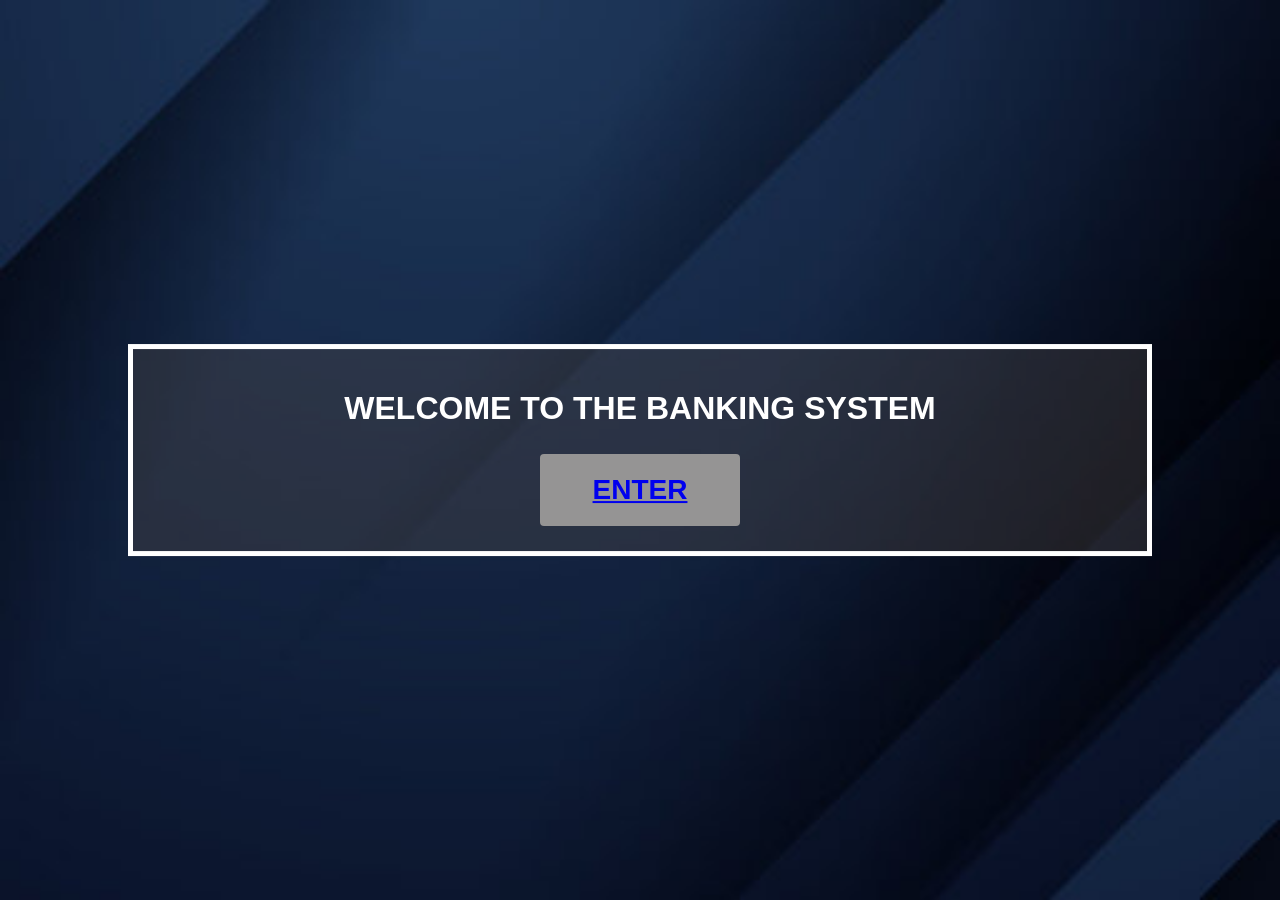
<file: index.html>
<!DOCTYPE html>
<html>

<head>
    <title>Banking Simulator</title>
    <meta name="viewport" content="width=device-width, initial-scale=1">
    <link rel="stylesheet" href="index.css">
</head>
<body>
        <div class="bg-image"></div>
        <div class="bg-text">
        <h1 class="WelcomeToBank">WELCOME TO THE BANKING SYSTEM</h1>
        <a href="login-signup.html"><button>ENTER</a>        
        </div>
</body>

</html>
</file>
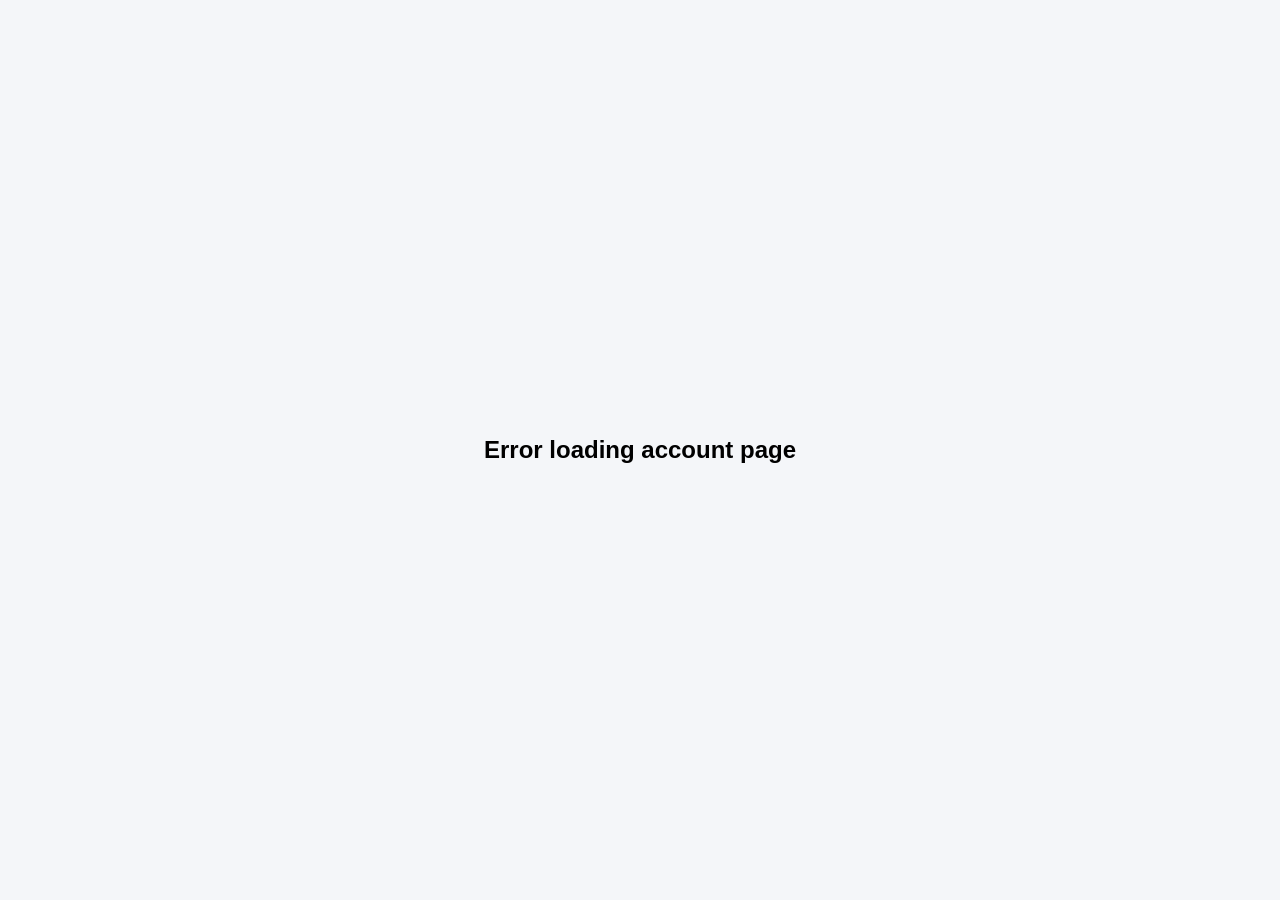
<file: account.html>
<!DOCTYPE html>
<html lang="en">
<head>
    <meta charset="UTF-8">
    <title>My Account</title>
    <link rel="stylesheet" href="account.css">
</head>

<body>

<div class="center-box">

    <h1>My Account</h1>

    <p><strong>Name:</strong> <span id="name">Loading...</span></p>
    <p><strong>Email:</strong> <span id="email">Loading...</span></p>
    <p><strong>User ID:</strong> <span id="userid">Loading...</span></p>
    <p><strong>Balance:</strong> <span id="balance">$0</span></p>

    <button onclick="location.href='portal.html'">Back</button>

</div>

<script src="https://cdn.auth0.com/js/auth0-spa-js/2.18/auth0-spa-js.production.js"></script>

<script>
(async () => {

    try {

        const client = await auth0.createAuth0Client({
            domain: "bankingsimulator.ca.auth0.com",
            clientId: "aPg9tnBgnEsj6wQhJeftU2F859Gyz90w"
        });

        // 🔥 restore session properly
        await client.getTokenSilently().catch(() => {});

        const loggedIn = await client.isAuthenticated();

        // if not logged in → send to portal (your home page)
        if (!loggedIn) {
            window.location.href = "portal.html";
            return;
        }

        const user = await client.getUser();

        document.getElementById("name").innerText = user.name || "Not Available";
        document.getElementById("email").innerText = user.email || "Not Available";
        document.getElementById("userid").innerText = user.sub;

        let balance = localStorage.getItem("balance");
        if (!balance) balance = 5000;

        document.getElementById("balance").innerText = "$" + balance;

    } catch (err) {
        console.error("Account page error:", err);
        document.body.innerHTML = "<h2>Error loading account page</h2>";
    }

})();
</script>

</body>
</html>
</file>
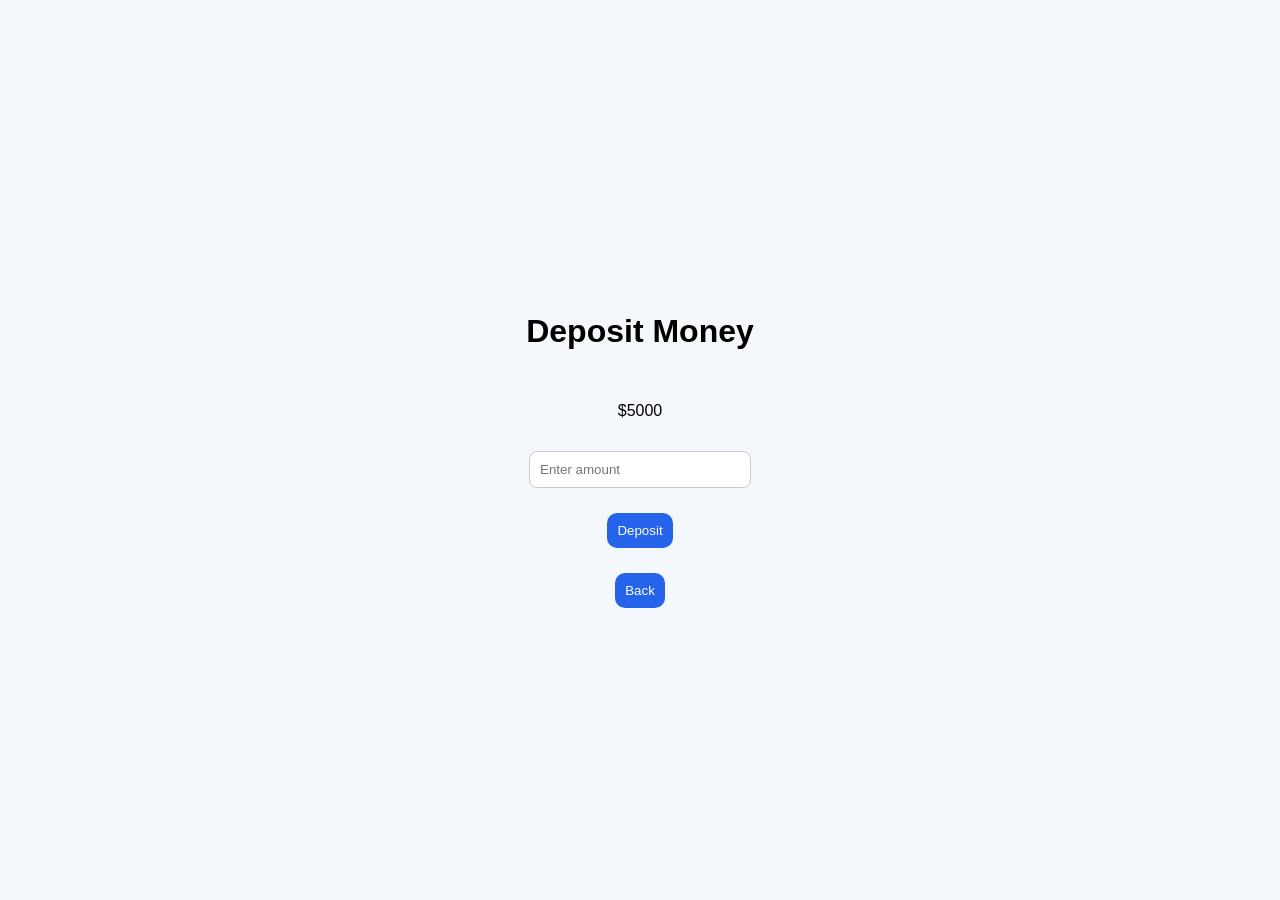
<file: deposit.html>
<!DOCTYPE html>
<html lang="en">

<head>
<meta charset="UTF-8">
<meta name="viewport" content="width=device-width, initial-scale=1.0">

<title>Deposit</title>

<link rel="stylesheet" href="portal.css">
</head>

<body>

<div class="center-box">

<h1>Deposit Money</h1>

<p id="balance">$5000</p>

<input type="number" id="amount" placeholder="Enter amount">

<button onclick="deposit()">Deposit</button>

<button onclick="location.href='portal.html'">Back</button>

</div>

<script>

let balance = localStorage.getItem("balance");

if(balance === null){
balance = 5000;
} else {
balance = Number(balance);
}

document.getElementById("balance").innerText = "$" + balance;

function deposit(){

let amount = Number(document.getElementById("amount").value);

if(amount > 0){

balance += amount;

localStorage.setItem("balance", balance);

document.getElementById("balance").innerText = "$" + balance;

document.getElementById("amount").value = "";

alert("Deposited $" + amount);

} else {

alert("Enter valid amount");

}

}

</script>

</body>
</html>
</file>
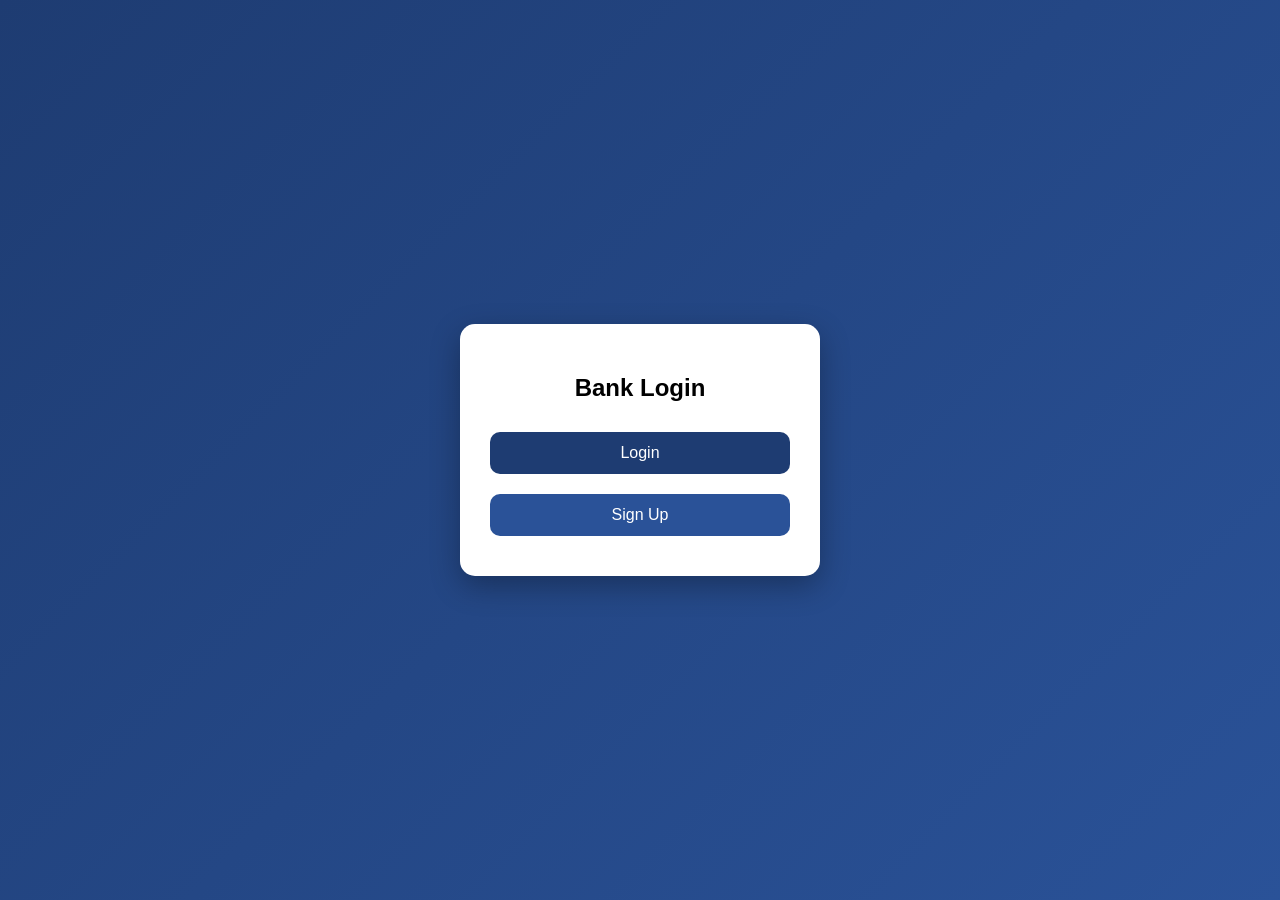
<file: login-signup.html>
<!doctype html>
<html lang="en">
<head>
  <meta charset="UTF-8" />
  <title>Login / Signup</title>
  <style>
    body {
      margin: 0;
      height: 100vh;
      display: flex;
      justify-content: center;
      align-items: center;
      font-family: Arial;
      background: linear-gradient(135deg, #1e3c72, #2a5298);
    }

    .box {
      background: white;
      padding: 30px;
      border-radius: 15px;
      width: 300px;
      text-align: center;
      box-shadow: 0 10px 30px rgba(0,0,0,0.3);
    }

    button {
      width: 100%;
      padding: 12px;
      margin: 10px 0;
      border: none;
      border-radius: 10px;
      cursor: pointer;
      font-size: 16px;
    }

    .login {
      background: #1e3c72;
      color: white;
    }

    .signup {
      background: #2a5298;
      color: white;
    }
  </style>
</head>

<body>

<div class="box">
  <h2>Bank Login</h2>
  <button class="login" onclick="login()">Login</button>
  <button class="signup" onclick="signup()">Sign Up</button>
</div>

<script src="https://cdn.auth0.com/js/auth0-spa-js/2.18/auth0-spa-js.production.js"></script>

<script>

let client;

(async () => {

  client = await auth0.createAuth0Client({
    domain: "bankingsimulator.ca.auth0.com",
    clientId: "aPg9tnBgnEsj6wQhJeftU2F859Gyz90w",
    authorizationParams: {
      redirect_uri: "https://enosh2011.github.io/PassionProject/login-signup.html"
    }
  });

  // handle callback
  if (location.search.includes("code=") && location.search.includes("state=")) {
    await client.handleRedirectCallback();

    window.history.replaceState({}, document.title, "/PassionProject/login-signup.html");

    // IMPORTANT FIX
    window.location.href = "https://enosh2011.github.io/PassionProject/portal.html";
    return;
  }

  // already logged in
  if (await client.isAuthenticated()) {
    window.location.href = "https://enosh2011.github.io/PassionProject/portal.html";
    return;
  }

})();

async function login() {
  await client.loginWithRedirect();
}

async function signup() {
  await client.loginWithRedirect({
    authorizationParams: {
      screen_hint: "signup"
    }
  });
}

</script>

</body>
</html>
</file>
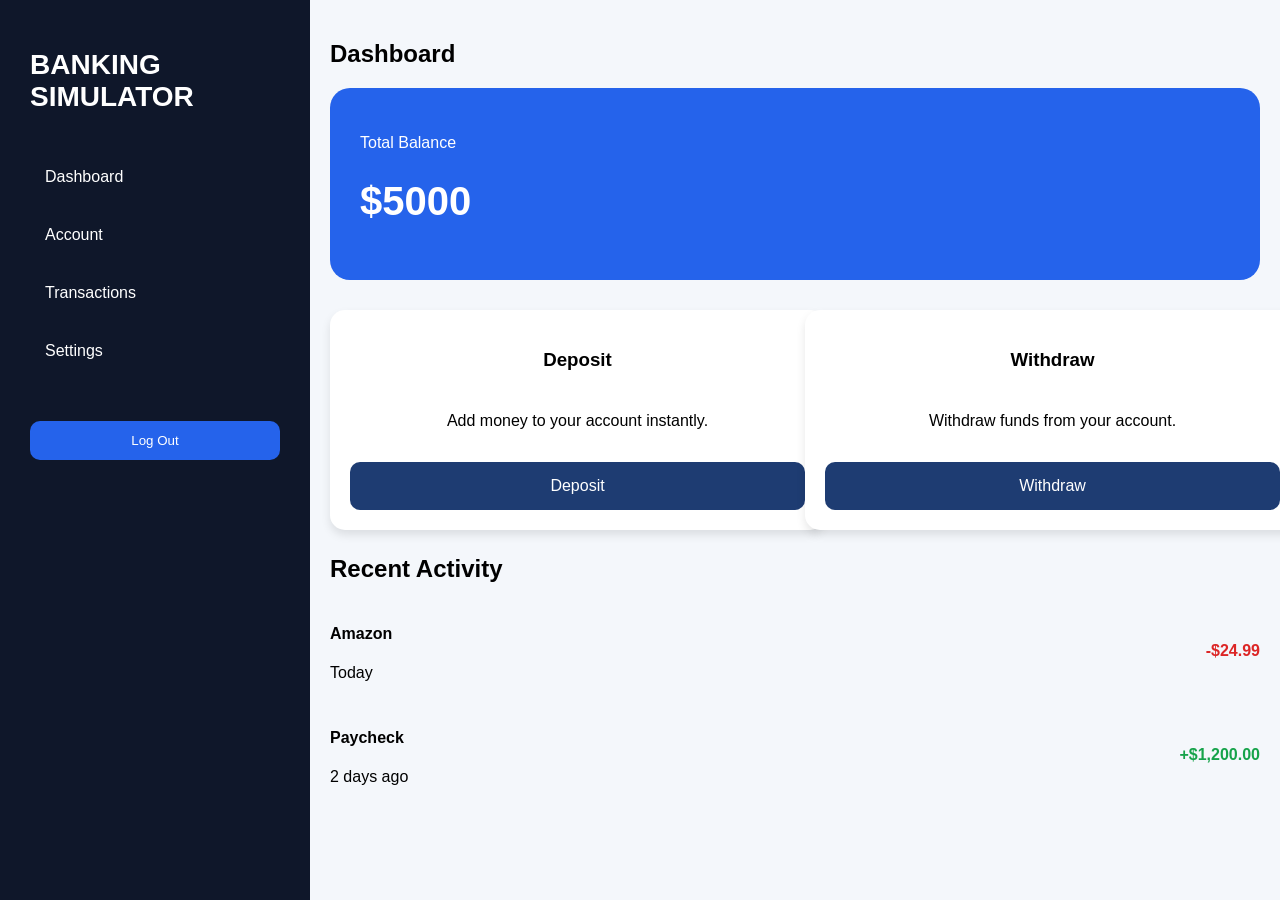
<file: portal.html>
<!DOCTYPE html>
<html lang="en">

<head>
<meta charset="UTF-8">
<meta name="viewport" content="width=device-width, initial-scale=1.0">

<title>Bank Portal</title>

<link rel="stylesheet" href="portal.css">
</head>

<body>

<div class="dashboard">

<div class="sidebar">

<h1 class="logo">BANKING SIMULATOR</h1>

<ul>
<li class="active">Dashboard</li>
<li onclick="location.href='account.html'">Account</li>
<li onclick="location.href='transactions.html'">Transactions</li>
<li onclick="location.href='settings.html'">Settings</li>
</ul>

<button class="logout-btn" onclick="logout()">Log Out</button>

</div>

<div class="main-content">

  <div class="top">
      <h2>Dashboard</h2>
  </div>

  <div class="balance-card">
      <div>
          <p>Total Balance</p>
          <h1 id="balance">$5000</h1>
      </div>
  </div>

<div class="actions">

  <div class="card big-card">
      <h3>Deposit</h3>
      <p>Add money to your account instantly.</p>
          <button onclick="location.href='deposit.html'">Deposit</button>
      </div>

      <div class="card big-card">
          <h3>Withdraw</h3>
          <p>Withdraw funds from your account.</p>
          <button onclick="location.href='withdraw.html'">Withdraw</button>
      </div>

  </div>

  <div class="transactions">

      <h2>Recent Activity</h2>

      <div id="transactionList">

          <div class="transaction">

            <div>
              <h4>Amazon</h4>
              <p>Today</p>
            </div>
              <span class="expense">-$24.99</span>
          </div>

          <div class="transaction">
            <div>
              <h4>Paycheck</h4>
              <p>2 days ago</p>
            </div>
              <span class="income">+$1,200.00</span>
          </div>
      </div>

  </div>

</div>

<script>

let balance = localStorage.getItem("balance");
if(balance === null){
balance = 5000;
} else {
balance = Number(balance);
}

document.getElementById("balance").innerText = "$" + balance;

let transactions = JSON.parse(localStorage.getItem("transactions")) || [];

let list = document.getElementById("transactionList");

transactions.reverse().forEach(t => {

let div = document.createElement("div");
div.classList.add("transaction");

div.innerHTML = `
<div>
<h4>${t.type}</h4>
<p>${t.time}</p>
</div>
<span class="${t.color}">
${t.amount}
</span>
`;

list.appendChild(div);

});

</script>


<script src="https://cdn.auth0.com/js/auth0-spa-js/2.18/auth0-spa-js.production.js"></script>

<script>
function logout() {
  window.location.href =
    "https://bankingsimulator.ca.auth0.com/v2/logout?client_id=aPg9tnBgnEsj6wQhJeftU2F859Gyz90w&returnTo=" +
    encodeURIComponent("https://enosh2011.github.io/PassionProject/");
}
</script>
</body>
</html>
</file>
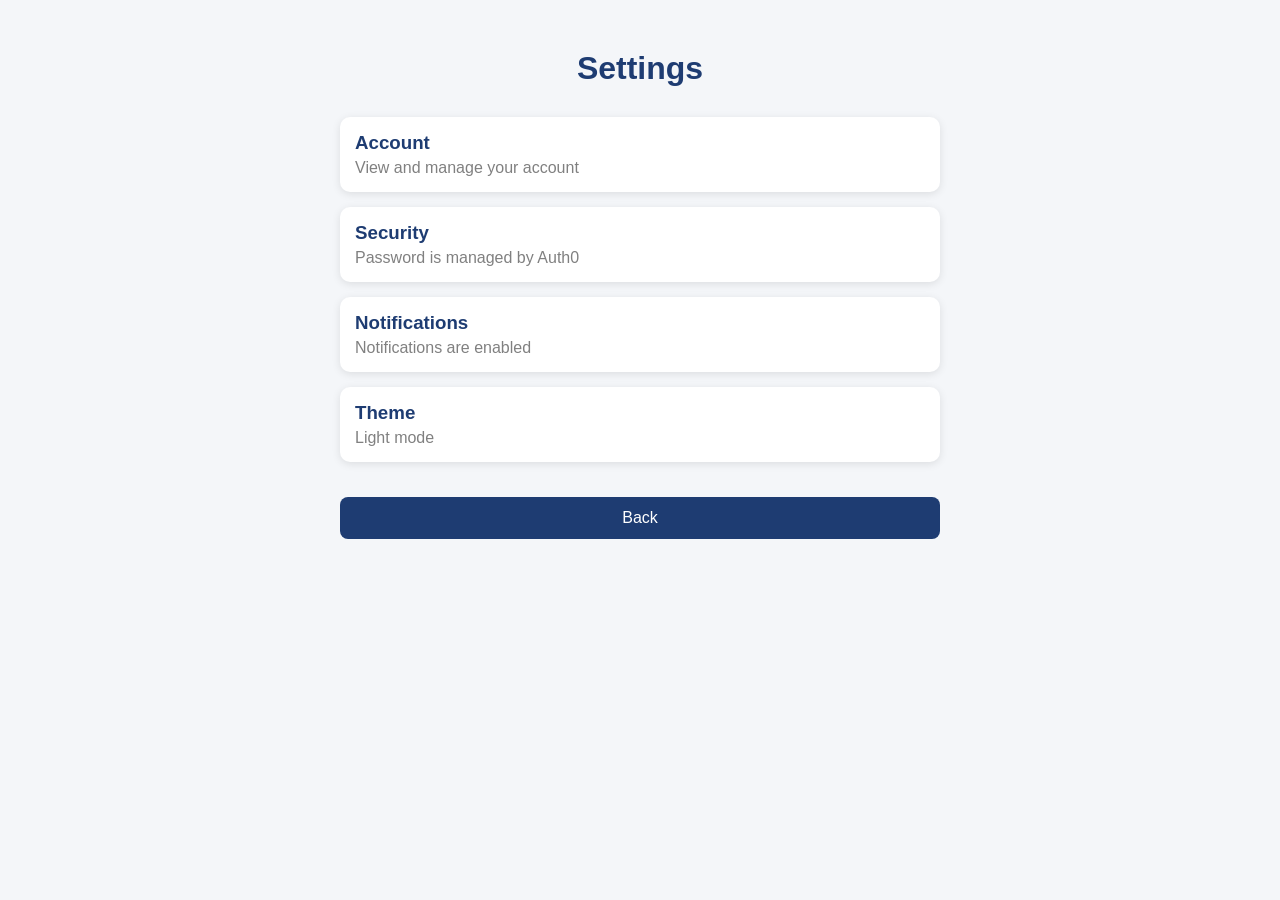
<file: settings.html>
<!DOCTYPE html>
<html lang="en">

<head>
    <meta charset="UTF-8">
    <meta name="viewport" content="width=device-width, initial-scale=1.0">
    <title>Settings</title>

    <link rel="stylesheet" href="settings.css">
</head>

<body>

<div class="container">

    <h1>Settings</h1>

    <div class="box">
        <h3>Account</h3>
        <p>View and manage your account</p>
    </div>

    <div class="box">
        <h3>Security</h3>
        <p>Password is managed by Auth0</p>
    </div>

    <div class="box">
        <h3>Notifications</h3>
        <p>Notifications are enabled</p>
    </div>

    <div class="box">
        <h3>Theme</h3>
        <p>Light mode</p>
    </div>

    <button onclick="location.href='portal.html'">Back</button>

</div>

</body>

</html>
</file>
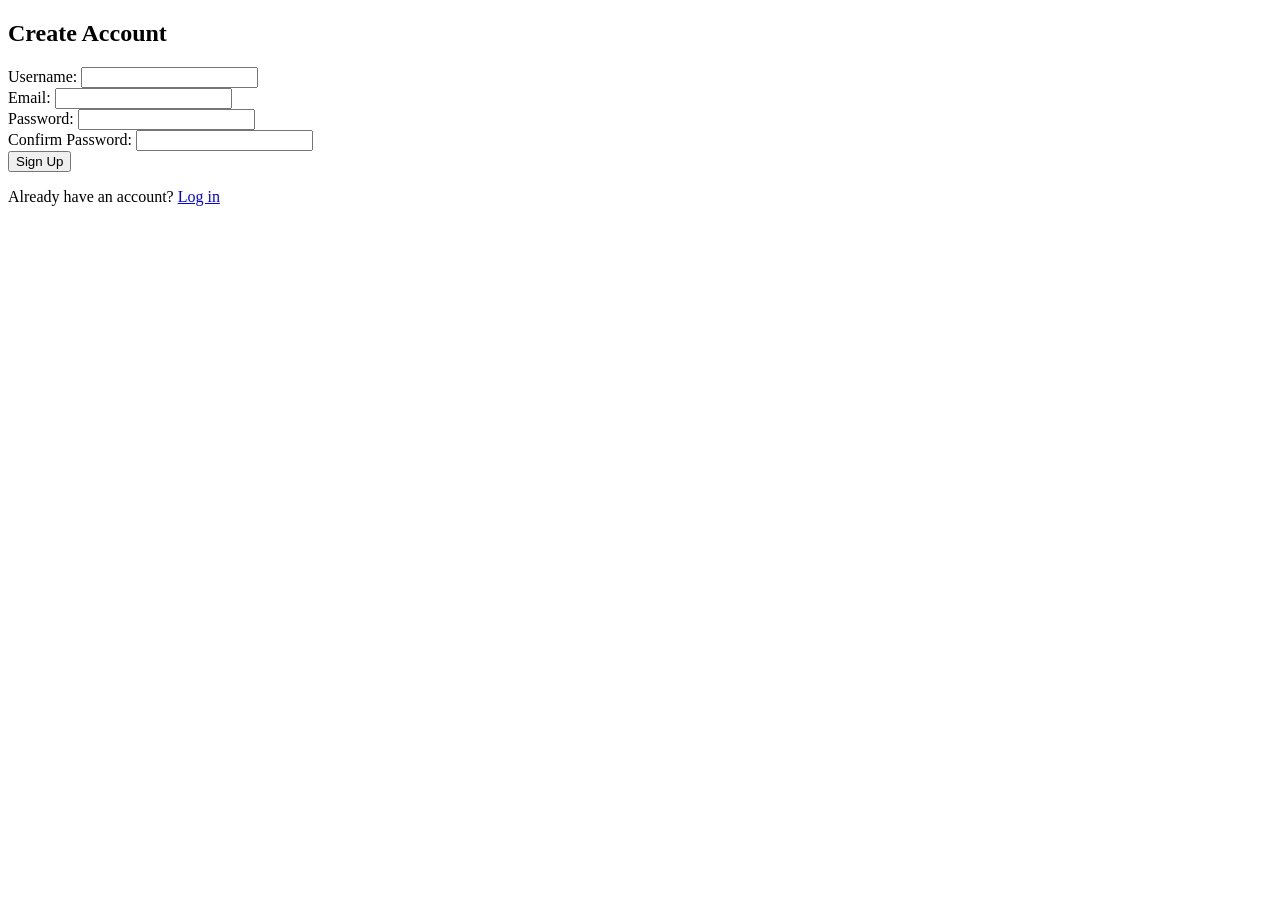
<file: sign-up.html>
<!DOCTYPE html>
<html lang="en">
<head>
    <meta charset="UTF-8">
    <meta name="viewport" content="width=device-width, initial-scale=1.0">
    <title>Sign Up Page</title>
</head>
<body>
    <div class="signup-container">
        <h2>Create Account</h2>
        <form action="/submit_signup" method="POST">
            <div class="form-group">
                <label for="username">Username:</label>
                <input type="text" id="username" name="username" required>
            </div>
            <div class="form-group">
                <label for="email">Email:</label>
                <input type="email" id="email" name="email" required>
            </div>
            <div class="form-group">
                <label for="password">Password:</label>
                <input type="password" id="password" name="password" required>
            </div>
            <div class="form-group">
                <label for="confirm-password">Confirm Password:</label>
                <input type="password" id="confirm-password" name="confirm-password" required>
            </div>
            <button type="submit">Sign Up</button>
        </form>
        <p>Already have an account? <a href="loginpage.html">Log in</a></p>
    </div>
</body>
</html>
</file>
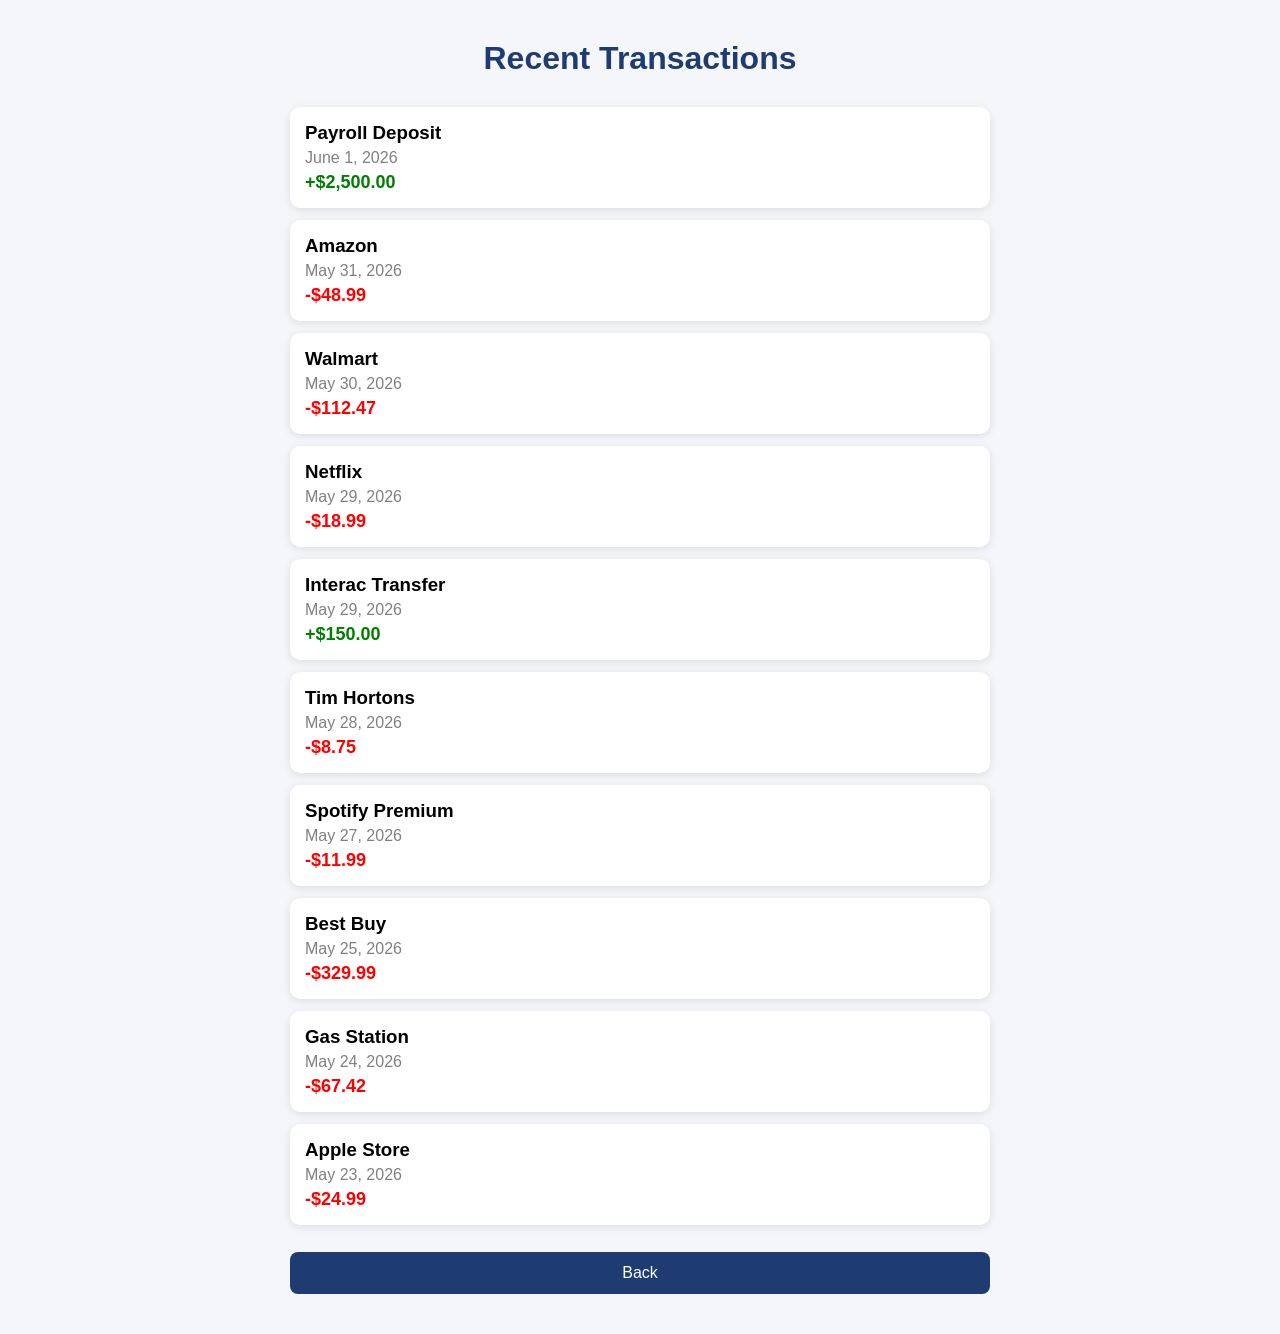
<file: transactions.html>
<!DOCTYPE html>
<html lang="en">

<head>
    <meta charset="UTF-8">
    <meta name="viewport" content="width=device-width, initial-scale=1.0">
    <title>Transactions</title>

    <link rel="stylesheet" href="transactions.css">
</head>

<body>

    <div class="container">

        <h1>Recent Transactions</h1>

        <div class="transaction">
            <h3>Payroll Deposit</h3>
            <p>June 1, 2026</p>
            <span class="income">+$2,500.00</span>
        </div>

        <div class="transaction">
            <h3>Amazon</h3>
            <p>May 31, 2026</p>
            <span class="expense">-$48.99</span>
        </div>

        <div class="transaction">
            <h3>Walmart</h3>
            <p>May 30, 2026</p>
            <span class="expense">-$112.47</span>
        </div>

        <div class="transaction">
            <h3>Netflix</h3>
            <p>May 29, 2026</p>
            <span class="expense">-$18.99</span>
        </div>

        <div class="transaction">
            <h3>Interac Transfer</h3>
            <p>May 29, 2026</p>
            <span class="income">+$150.00</span>
        </div>

        <div class="transaction">
            <h3>Tim Hortons</h3>
            <p>May 28, 2026</p>
            <span class="expense">-$8.75</span>
        </div>

        <div class="transaction">
            <h3>Spotify Premium</h3>
            <p>May 27, 2026</p>
            <span class="expense">-$11.99</span>
        </div>

        <div class="transaction">
            <h3>Best Buy</h3>
            <p>May 25, 2026</p>
            <span class="expense">-$329.99</span>
        </div>

        <div class="transaction">
            <h3>Gas Station</h3>
            <p>May 24, 2026</p>
            <span class="expense">-$67.42</span>
        </div>

        <div class="transaction">
            <h3>Apple Store</h3>
            <p>May 23, 2026</p>
            <span class="expense">-$24.99</span>
        </div>

        <button onclick="location.href='portal.html'">Back</button>

    </div>

</body>

</html>
</file>
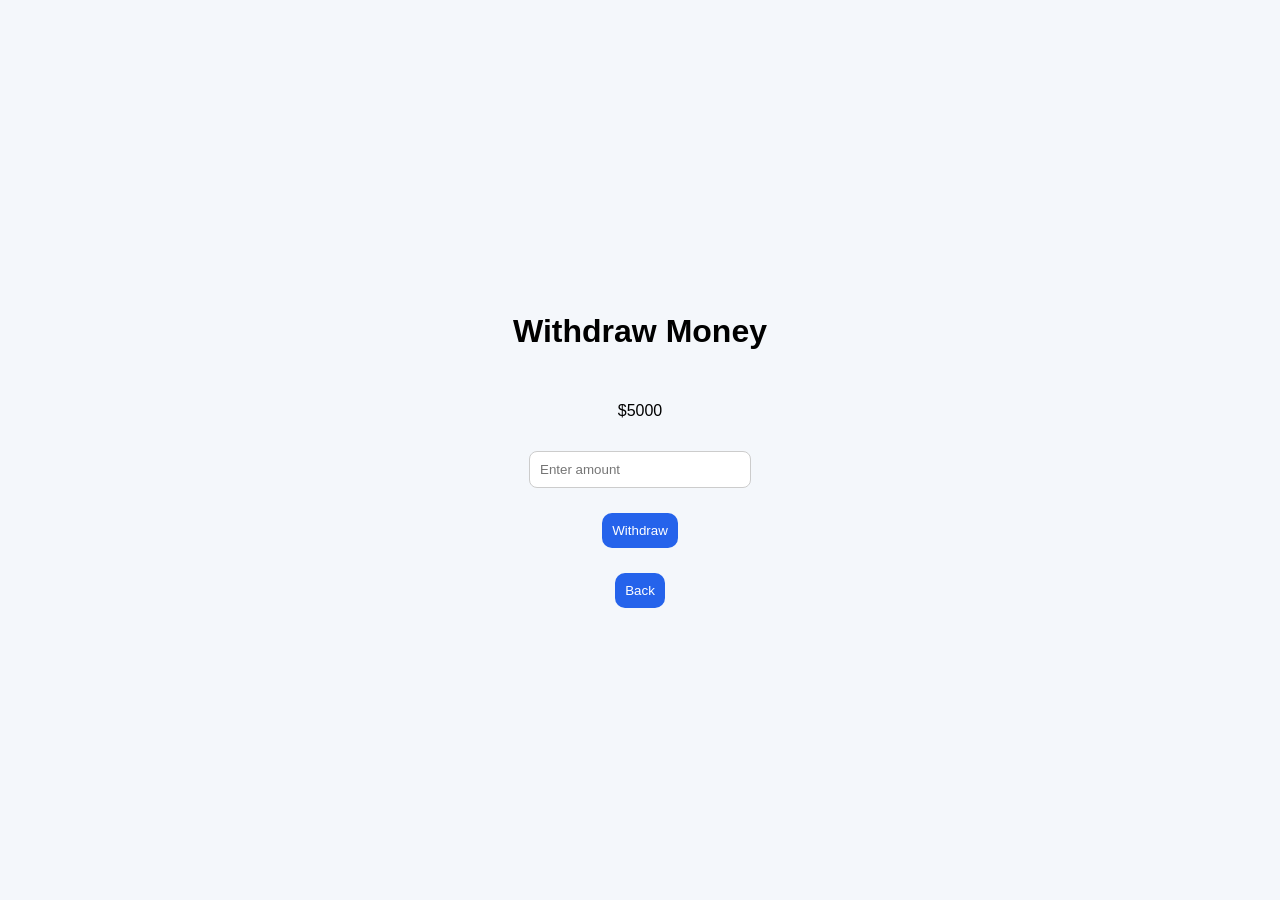
<file: withdraw.html>
<!DOCTYPE html>
<html lang="en">

<head>
<meta charset="UTF-8">
<meta name="viewport" content="width=device-width, initial-scale=1.0">

<title>Withdraw</title>

<link rel="stylesheet" href="portal.css">
</head>

<body>

<div class="center-box">

<h1>Withdraw Money</h1>

<p id="balance">$5000</p>

<input type="number" id="amount" placeholder="Enter amount">

<button onclick="withdraw()">Withdraw</button>

<button onclick="location.href='portal.html'">Back</button>

</div>

<script>

let balance = localStorage.getItem("balance");

if(balance === null){
balance = 5000;
} else {
balance = Number(balance);
}

document.getElementById("balance").innerText = "$" + balance;

function withdraw(){

let amount = Number(document.getElementById("amount").value);

if(amount > 0 && amount <= balance){

balance -= amount;

localStorage.setItem("balance", balance);

document.getElementById("balance").innerText = "$" + balance;

document.getElementById("amount").value = "";

alert("Withdrawn $" + amount);

} else {

alert("Invalid amount");

}

}

</script>

</body>
</html>
</file>
<file: index.css>
body, html {
    height: 100%;
    margin: 0;
    font-family: Arial;
  }
  
  * {
    box-sizing: border-box;
  }
  
  .bg-image {

    background-image: url("IndexPortal.jpg");
    
    height: 100%; 
    
    background-position: center;
    background-repeat: no-repeat;
    background-size: cover;
  }
  
  .bg-text {
    background-color: rgb(74, 69, 69); 
    background-color: rgba(74,69,69, 0.4); 
    color: rgb(0, 0, 0);
    font-weight: bold;
    border: 5px solid #ffffff;
    position: absolute;
    top: 50%;
    left: 50%;
    transform: translate(-50%, -50%);
    z-index: 2;
    width: 80%;
    padding: 20px;
    text-align: center;
  }


.WelcomeToBank {
    color: #ffffff;
}
button {
    border-radius: 4px;
    background-color: #959494;
    border: none;
    color: #040053;
    text-align: center;
    font-size: 28px;
    padding: 20px;
    width: 200px;
    font-weight: bold;
    transition: all 0.5s;
    cursor: pointer;
    margin: 5px;
  }
  
  .button span {
    cursor: pointer;
    display: inline-block;
    position: relative;
    transition: 0.5s;
  }
  
  .button span:after {
    content: '\00bb';
    position: absolute;
    opacity: 0;
    top: 0;
    right: -20px;
    transition: 0.5s;
  }
  
  .button:hover span {
    padding-right: 25px;
  }
  
  .button:hover span:after {
    opacity: 1;
    right: 0;
  }
</file>
<file: account.css>
body {
    margin: 0;
    font-family: Arial;
    background: #f4f6f9;
    display: flex;
    justify-content: center;
    align-items: center;
    min-height: 100vh;
}

.center-box {
    width: 450px;
    background: white;
    padding: 30px;
    border-radius: 15px;
    box-shadow: 0 5px 20px rgba(0,0,0,0.15);
}

.center-box h1 {
    text-align: center;
    margin-bottom: 25px;
    color: #1e3c72;
}

.center-box p {
    font-size: 18px;
    padding: 12px;
    margin: 10px 0;
    background: #f8f9fc;
    border-radius: 8px;
    border-left: 4px solid #1e3c72;
}

.center-box strong {
    color: #1e3c72;
}

#balance {
    font-weight: bold;
    color: green;
}

button {
    width: 100%;
    margin-top: 20px;
    padding: 12px;
    border: none;
    border-radius: 8px;
    background: #1e3c72;
    color: white;
    font-size: 16px;
    cursor: pointer;
    transition: 0.2s;
}

button:hover {
    background: #2a5298;
    transform: translateY(-2px);
}
</file>
<file: portal.css>
.card:hover {
transform: translateY(-6px);
}

body{
margin:0;
font-family:Arial;
background:#f4f7fb;
}

.dashboard{
display:flex;
height:100vh;
}

.sidebar{
width:250px;
background:#0f172a;
color:white;
padding:30px;
}

.logo{
font-size:28px;
margin-bottom:40px;
}

.sidebar ul{
list-style:none;
padding:0;
}

.sidebar li{
padding:15px;
margin-bottom:10px;
border-radius:10px;
cursor:pointer;
}

.sidebar li:hover{
background:#1e293b;
}

.logout-btn{
margin-top:30px;
width:100%;
padding:12px;
border:none;
background:#2563eb;
color:white;
border-radius:10px;
cursor:pointer;
}

.main-content {
    flex: 1;
    padding: 20px;
    width: 100%;
}

.balance-card{
background:#2563eb;
color:white;
padding:30px;
border-radius:20px;
margin-bottom:30px;
}

.balance-card h1{
font-size:40px;
}

.actions{
display:flex;
gap:20px;
}

.card{
background:white;
padding:20px;
border-radius:15px;
width:200px;
text-align:center;
box-shadow:0 5px 10px rgba(0,0,0,0.1);
}

button{
margin-top:10px;
padding:10px;
border:none;
background:#2563eb;
color:white;
border-radius:10px;
cursor:pointer;
}

.center-box{
height:100vh;
display:flex;
flex-direction:column;
justify-content:center;
align-items:center;
gap:15px;
}

input{
padding:10px;
width:200px;
border-radius:8px;
border:1px solid #ccc;
}

.big-card {
    width: 45%;
    min-height: 180px;
    display: flex;
    flex-direction: column;
    justify-content: space-between;
}

.actions {
    display: grid;
    grid-template-columns: 1fr 1fr;
    gap: 20px;
    margin-top: 20px;
}

.card {
    width: 100%;
}

.actions button {
    width: 100%;
    padding: 15px;
    border: none;
    border-radius: 10px;
    background: #1e3c72;
    color: white;
    font-size: 16px;
    cursor: pointer;
}

.actions button:hover {
    background: #2a5298;
}

.transactions {
    margin-top: 25px;
    width: 100%;
}

.transaction {
    display: flex;
    justify-content: space-between;
    align-items: center;
    width: 100%;
}

#transactionList {
    display: flex;
    flex-direction: column;
    gap: 10px;
}

.income {
    color: #16a34a; 
    font-weight: bold;
}

.expense {
    color: #dc2626;
    font-weight: bold;
}

.dashboard {
    display: flex;
    height: 100vh;
}
</file>
<file: settings.css>
body{
    margin:0;
    font-family:Arial, sans-serif;
    background:#f4f6f9;
}

.container{
    width:600px;
    margin:50px auto;
}

h1{
    text-align:center;
    color:#1e3c72;
    margin-bottom:30px;
}

.box{
    background:white;
    padding:15px;
    margin-bottom:15px;
    border-radius:10px;
    box-shadow:0 2px 8px rgba(0,0,0,0.1);
}

.box h3{
    margin:0;
    color:#1e3c72;
}

.box p{
    margin:5px 0 0;
    color:gray;
}

button{
    width:100%;
    padding:12px;
    margin-top:20px;
    border:none;
    border-radius:8px;
    background:#1e3c72;
    color:white;
    font-size:16px;
    cursor:pointer;
}

button:hover{
    background:#2a5298;
}
</file>
<file: transactions.css>
body{
    margin:0;
    font-family:Arial;
    background:#f4f6f9;
}

.container{
    width:700px;
    margin:40px auto;
}

h1{
    text-align:center;
    color:#1e3c72;
    margin-bottom:30px;
}

.transaction{
    background:white;
    padding:15px;
    margin-bottom:12px;
    border-radius:10px;
    box-shadow:0 2px 8px rgba(0,0,0,0.1);
}

.transaction h3{
    margin:0;
}

.transaction p{
    margin:5px 0;
    color:gray;
}

.income{
    color:green;
    font-weight:bold;
    font-size:18px;
}

.expense{
    color:red;
    font-weight:bold;
    font-size:18px;
}

button{
    width:100%;
    padding:12px;
    margin-top:15px;
    border:none;
    border-radius:8px;
    background:#1e3c72;
    color:white;
    font-size:16px;
    cursor:pointer;
}

button:hover{
    background:#2a5298;
}
</file>
